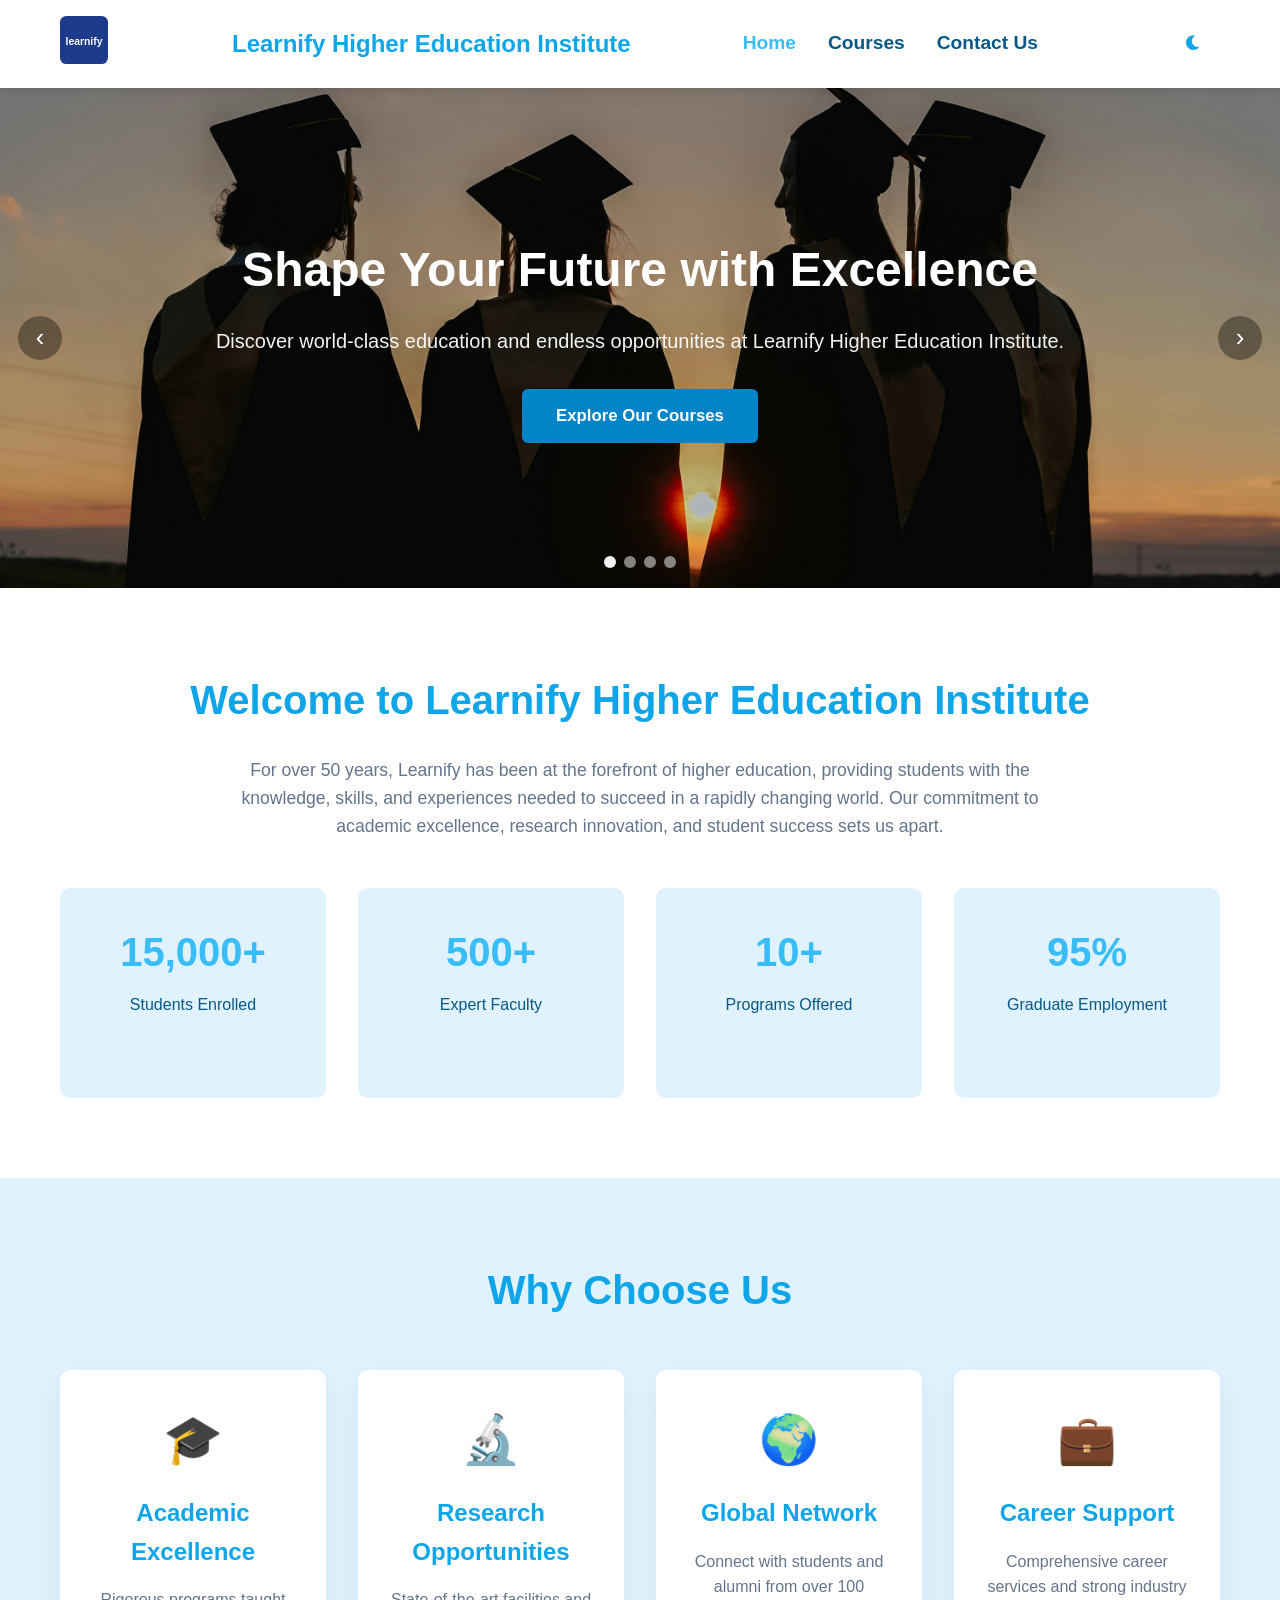
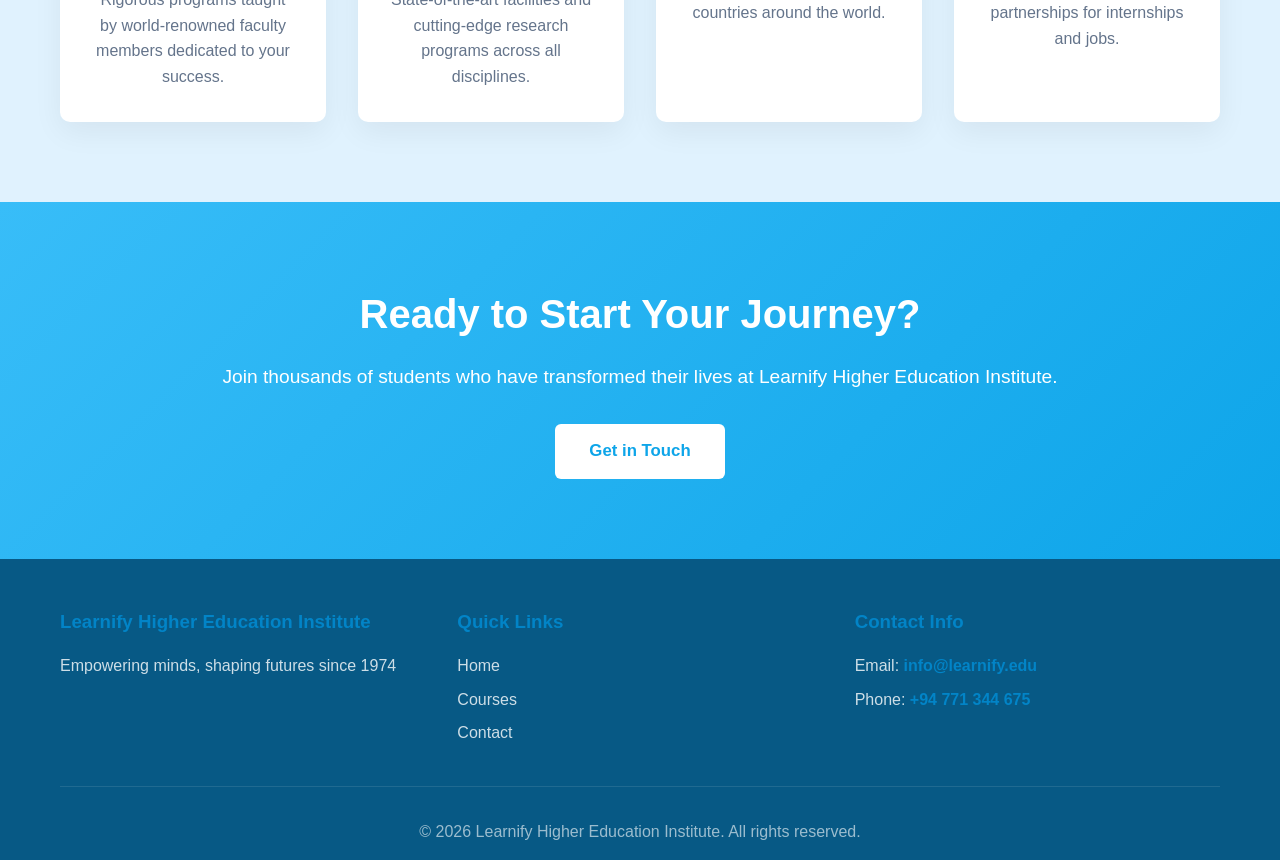
<file: index.html>
<!DOCTYPE html>
<html lang="en">
<head>
    <meta charset="UTF-8">
    <meta name="viewport" content="width=device-width, initial-scale=1.0">
    <meta name="description" content="Learnify Higher Education Institute — courses, admissions, and contact information.">
    <title>Learnify Higher Education Institute - Home</title>
    <link rel="stylesheet" href="styles.css">
    <link rel="stylesheet" href="https://cdnjs.cloudflare.com/ajax/libs/font-awesome/6.0.0/css/all.min.css">
</head>
<body>
    <header>
        <nav class="navbar">
            <div class="container">
                <div class="logo">
                    <a href="index.html" class="logo-link" aria-label="Learnify Higher Education Institute">
                        <img src="assets/logo.svg" alt="Learnify Higher Education Institute logo" class="site-logo">
                    </a>
                </div>
                <div class="brand-name">
                    <h1>Learnify Higher Education Institute</h1>
                </div>
                <button class="nav-toggle" id="navToggle">
                    <span></span>
                    <span></span>
                    <span></span>
                </button>
                <ul class="nav-menu" id="navMenu">
                    <li><a href="index.html" class="active">Home</a></li>
                    <li><a href="courses.html">Courses</a></li>
                    <li><a href="contact.html">Contact Us</a></li>
                </ul>
                <div class="nav-actions">
                    <button id="themeToggle" class="theme-toggle" aria-pressed="false" aria-label="Toggle dark mode"><i class="fa-solid fa-moon"></i></button>
                </div>
            </div>
        </nav>
    </header>

    <main>
        <!-- Hero Section (slideshow) -->
        <section class="hero">
            <div class="hero-slider" id="heroSlider">
                <div class="slide active" style="background-image: url('assets/p1.jpg')"></div>
                <div class="slide" style="background-image: url('assets/p2.jpg')"></div>
                <div class="slide" style="background-image: url('assets/p3.jpg')"></div>
                 <div class="slide" style="background-image: url('assets/p4.jpg')"></div>

                <button class="slider-control prev" id="sliderPrev" aria-label="Previous slide">‹</button>
                <button class="slider-control next" id="sliderNext" aria-label="Next slide">›</button>

                <div class="slider-indicators" id="sliderIndicators">
                    <button class="indicator active" data-index="0" aria-label="Go to slide 1"></button>
                    <button class="indicator" data-index="1" aria-label="Go to slide 2"></button>
                    <button class="indicator" data-index="2" aria-label="Go to slide 3"></button>
                </div>
            </div>

            <div class="hero-content">
                <h2 style="color: rgb(256, 256, 256);">Shape Your Future with Excellence</h2>
                <p style="color: rgb(256, 256, 256);">Discover world-class education and endless opportunities at Learnify Higher Education Institute.</p>
                <a href="courses.html" class="btn btn-primary">Explore Our Courses</a>
            </div>
        </section>

        <!-- About Section -->
        <section class="about">
            <div class="container">
                <h2>Welcome to Learnify Higher Education Institute</h2>
                <p>For over 50 years, Learnify has been at the forefront of higher education, providing students with the knowledge, skills, and experiences needed to succeed in a rapidly changing world. Our commitment to academic excellence, research innovation, and student success sets us apart.</p>
                <div class="stats">
                    <div class="stat-item">
                        <h3>15,000+</h3>
                        <p>Students Enrolled</p>
                    </div>
                    <div class="stat-item">
                        <h3>500+</h3>
                        <p>Expert Faculty</p>
                    </div>
                    <div class="stat-item">
                        <h3>10+</h3>
                        <p>Programs Offered</p>
                    </div>
                    <div class="stat-item">
                        <h3>95%</h3>
                        <p>Graduate Employment</p>
                    </div>
                </div>
            </div>
        </section>

        <!-- Features Section -->
        <section class="features">
            <div class="container">
                <h2>Why Choose Us</h2>
                <div class="feature-grid">
                    <div class="feature-card">
                        <div class="feature-icon">🎓</div>
                        <h3>Academic Excellence</h3>
                        <p>Rigorous programs taught by world-renowned faculty members dedicated to your success.</p>
                    </div>
                    <div class="feature-card">
                        <div class="feature-icon">🔬</div>
                        <h3>Research Opportunities</h3>
                        <p>State-of-the-art facilities and cutting-edge research programs across all disciplines.</p>
                    </div>
                    <div class="feature-card">
                        <div class="feature-icon">🌍</div>
                        <h3>Global Network</h3>
                        <p>Connect with students and alumni from over 100 countries around the world.</p>
                    </div>
                    <div class="feature-card">
                        <div class="feature-icon">💼</div>
                        <h3>Career Support</h3>
                        <p>Comprehensive career services and strong industry partnerships for internships and jobs.</p>
                    </div>
                </div>
            </div>
        </section>

        <!-- CTA Section -->
        <section class="cta">
            <div class="container">
                <h2>Ready to Start Your Journey?</h2>
                <p>Join thousands of students who have transformed their lives at Learnify Higher Education Institute.</p>
                <a href="contact.html" class="btn btn-secondary">Get in Touch</a>
            </div>
        </section>
    </main>

    <footer>
        <div class="container">
            <div class="footer-content">
                <div class="footer-section">
                    <h3>Learnify Higher Education Institute</h3>
                        <p>Empowering minds, shaping futures since 1974</p>
                </div>
                <div class="footer-section">
                    <h3>Quick Links</h3>
                    <ul>
                        <li><a href="index.html">Home</a></li>
                        <li><a href="courses.html">Courses</a></li>
                        <li><a href="contact.html">Contact</a></li>
                    </ul>
                </div>
                <div class="footer-section">
                    <h3>Contact Info</h3>
                        <p>Email: <a href="mailto:info@leanify.edu">info@learnify.edu</a></p>
                        <p>Phone: <a href="tel:+15559876543">+94 771 344 675</a></p>
                </div>
            </div>
            <div class="footer-bottom">
                    <p>&copy; 2026 Learnify Higher Education Institute. All rights reserved.</p>
            </div>
        </div>
    </footer>

    <script src="courses-data.js"></script>
    <script type="module" src="script.js"></script>
</body>
</html>
</file>
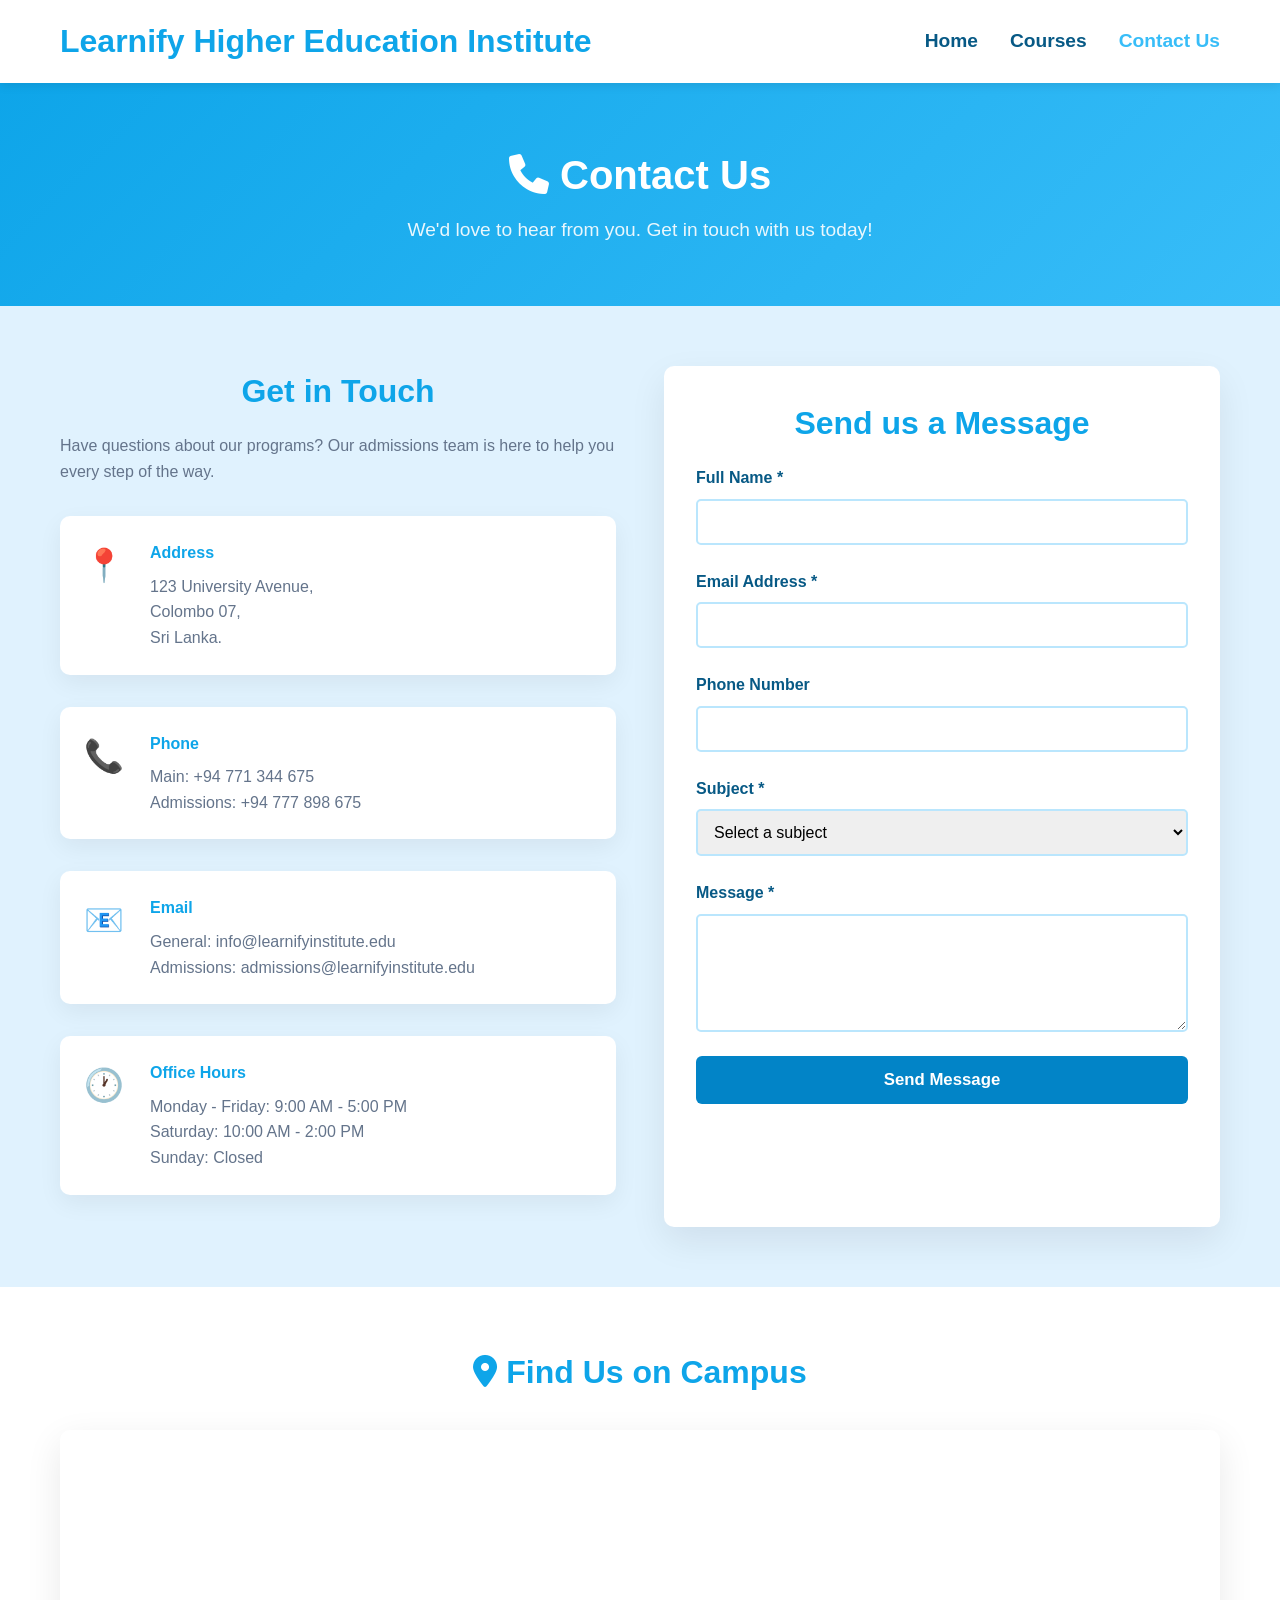
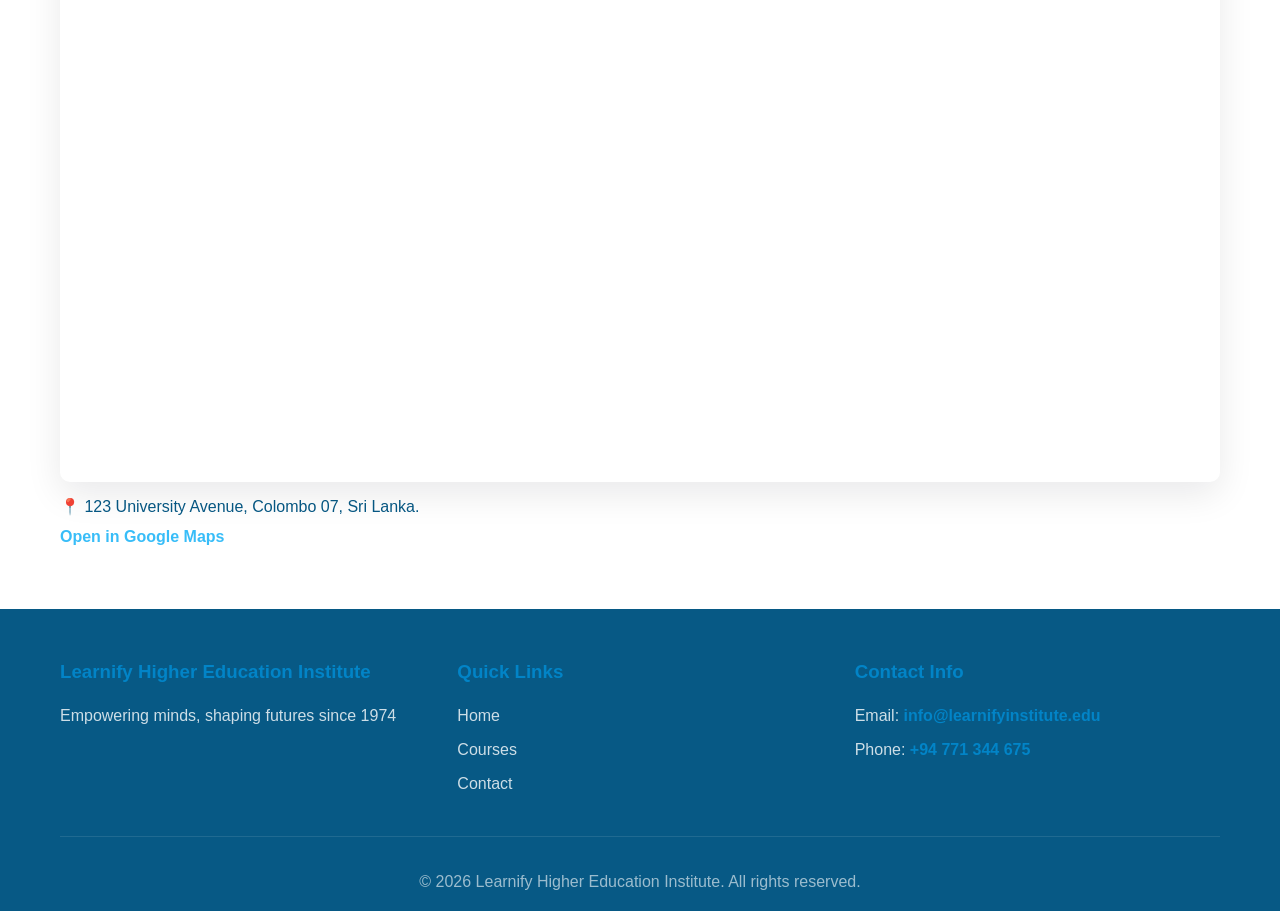
<file: contact.html>
<!DOCTYPE html>
<html lang="en">
<head>
    <meta charset="UTF-8">
    <meta name="viewport" content="width=device-width, initial-scale=1.0">
    <meta name="description" content="Contact Learnify Higher Education Institute — admissions, campus location, and enquiries.">
    <title>Learnify Higher Education Institute - Contact Us</title>
    <link rel="stylesheet" href="styles.css">
    <link rel="stylesheet" href="https://cdnjs.cloudflare.com/ajax/libs/font-awesome/6.0.0/css/all.min.css">
</head>
<body>
    <header>
        <nav class="navbar">
            <div class="container">
                <div class="logo">
                    <h1>Learnify Higher Education Institute</h1>
                </div>
                <button class="nav-toggle" id="navToggle">
                    <span></span>
                    <span></span>
                    <span></span>
                </button>
                <ul class="nav-menu" id="navMenu">
                    <li><a href="index.html">Home</a></li>
                    <li><a href="courses.html">Courses</a></li>
                    <li><a href="contact.html" class="active">Contact Us</a></li>
                </ul>
            </div>
        </nav>
    </header>

    <main>
        <!-- Page Header -->
        <section class="page-header">
            <div class="container">
                <h2><i class="fa-solid fa-phone"></i> Contact Us</h2>
                <p>We'd love to hear from you. Get in touch with us today!</p>
            </div>
        </section>

        <!-- Contact Section -->
        <section class="contact-section">
            <div class="container">
                <div class="contact-wrapper">
                    <!-- Contact Info -->
                    <div class="contact-info">
                        <h3 style="text-align: center;">Get in Touch</h3>
                        <p>Have questions about our programs? Our admissions team is here to help you every step of the way.</p>
                        
                        <div class="info-item">
                            <div class="info-icon">📍</div>
                            <div>
                                <h4>Address</h4>
                                <p>123 University Avenue,<br>Colombo 07,<br>Sri Lanka.</p>
                            </div>
                        </div>

                        <div class="info-item">
                            <div class="info-icon">📞</div>
                            <div>
                                <h4>Phone</h4>
                                <p>Main: +94 771 344 675<br>Admissions: +94 777 898 675</p>
                            </div>
                        </div>

                        <div class="info-item">
                            <div class="info-icon">📧</div>
                            <div>
                                <h4>Email</h4>
                                <p>General: info@learnifyinstitute.edu<br>Admissions: admissions@learnifyinstitute.edu</p>
                            </div>
                        </div>

                        <div class="info-item">
                            <div class="info-icon">🕐</div>
                            <div>
                                <h4>Office Hours</h4>
                                <p>Monday - Friday: 9:00 AM - 5:00 PM<br>Saturday: 10:00 AM - 2:00 PM<br>Sunday: Closed</p>
                            </div>
                        </div>
                    </div>

                    <!-- Contact Form -->
                    <div class="contact-form-container">
                        <h3 style="text-align: center;">Send us a Message</h3>
                        <form id="contactForm" class="contact-form">
                            <div class="form-group">
                                <label for="name">Full Name *</label>
                                <input type="text" id="name" name="name" required>
                            </div>

                            <div class="form-group">
                                <label for="email">Email Address *</label>
                                <input type="email" id="email" name="email" required>
                            </div>

                            <div class="form-group">
                                <label for="phone">Phone Number</label>
                                <input type="tel" id="phone" name="phone">
                            </div>

                            <div class="form-group">
                                <label for="subject">Subject *</label>
                                <select id="subject" name="subject" required>
                                    <option value="">Select a subject</option>
                                    <option value="admissions">Admissions Inquiry</option>
                                    <option value="courses">Course Information</option>
                                    <option value="financial">Financial Aid</option>
                                    <option value="campus">Campus Visit</option>
                                    <option value="other">Other</option>
                                </select>
                            </div>

                            <div class="form-group">
                                <label for="message">Message *</label>
                                <textarea id="message" name="message" rows="5" required></textarea>
                            </div>

                            <button type="submit" class="btn btn-primary">Send Message</button>
                        </form>
                        <div id="formMessage" class="form-message"></div>
                    </div>
                </div>
            </div>
        </section>

        <!-- Map Section -->
        <section class="map-section">
            <div class="container">
                <h3><i class="fa-solid fa-location-dot"></i> Find Us on Campus</h3>
                <div class="map-responsive">
                    <iframe
                        title="Leanify campus location"
                        src="https://www.google.com/maps?q=123+University+Avenue+Colombo+07+Sri+Lanka&output=embed"
                        width="600" height="450" style="border:0;" loading="lazy" referrerpolicy="no-referrer-when-downgrade"></iframe>
                </div>
                <p class="map-address">📍 123 University Avenue, Colombo 07, Sri Lanka.</p>
                <p class="map-link"><a href="https://www.google.com/maps/search/?api=1&query=6.9010,79.8611" target="_blank" rel="noopener">Open in Google Maps</a></p>
            </div>
        </section>
    </main>

    <footer>
        <div class="container">
            <div class="footer-content">
                <div class="footer-section">
                    <h3>Learnify Higher Education Institute</h3>
                    <p>Empowering minds, shaping futures since 1974</p>
                </div>
                <div class="footer-section">
                    <h3>Quick Links</h3>
                    <ul>
                        <li><a href="index.html">Home</a></li>
                        <li><a href="courses.html">Courses</a></li>
                        <li><a href="contact.html">Contact</a></li>
                    </ul>
                </div>
                <div class="footer-section">
                    <h3>Contact Info</h3>
                    <p>Email: <a href="mailto:info@leanifyinstitute.edu">info@learnifyinstitute.edu</a></p>
                    <p>Phone: <a href="tel:+94771344675">+94 771 344 675</a></p>
                </div>
            </div>
            <div class="footer-bottom">
                <p>&copy; 2026 Learnify Higher Education Institute. All rights reserved.</p>
            </div>
        </div>
    </footer>

    <script type="module" src="script.js"></script>
</body>
</html>
</file>
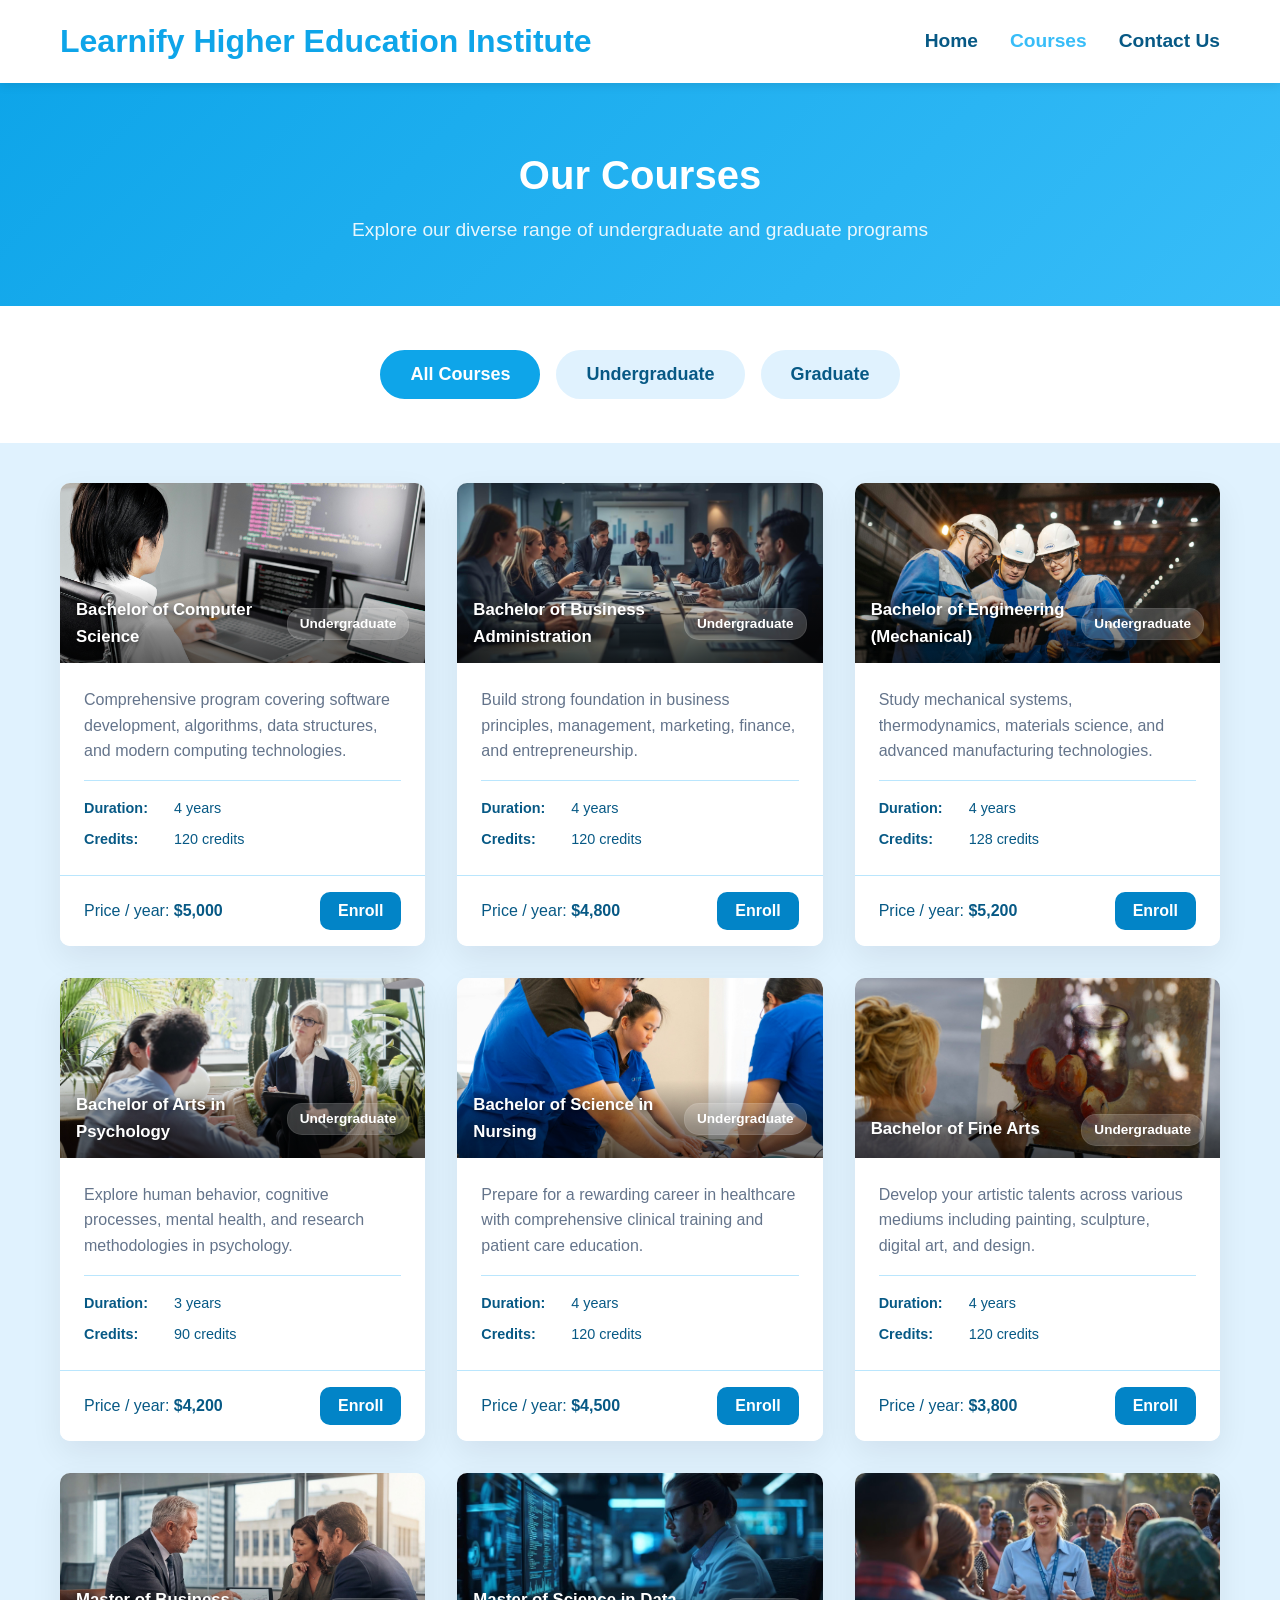
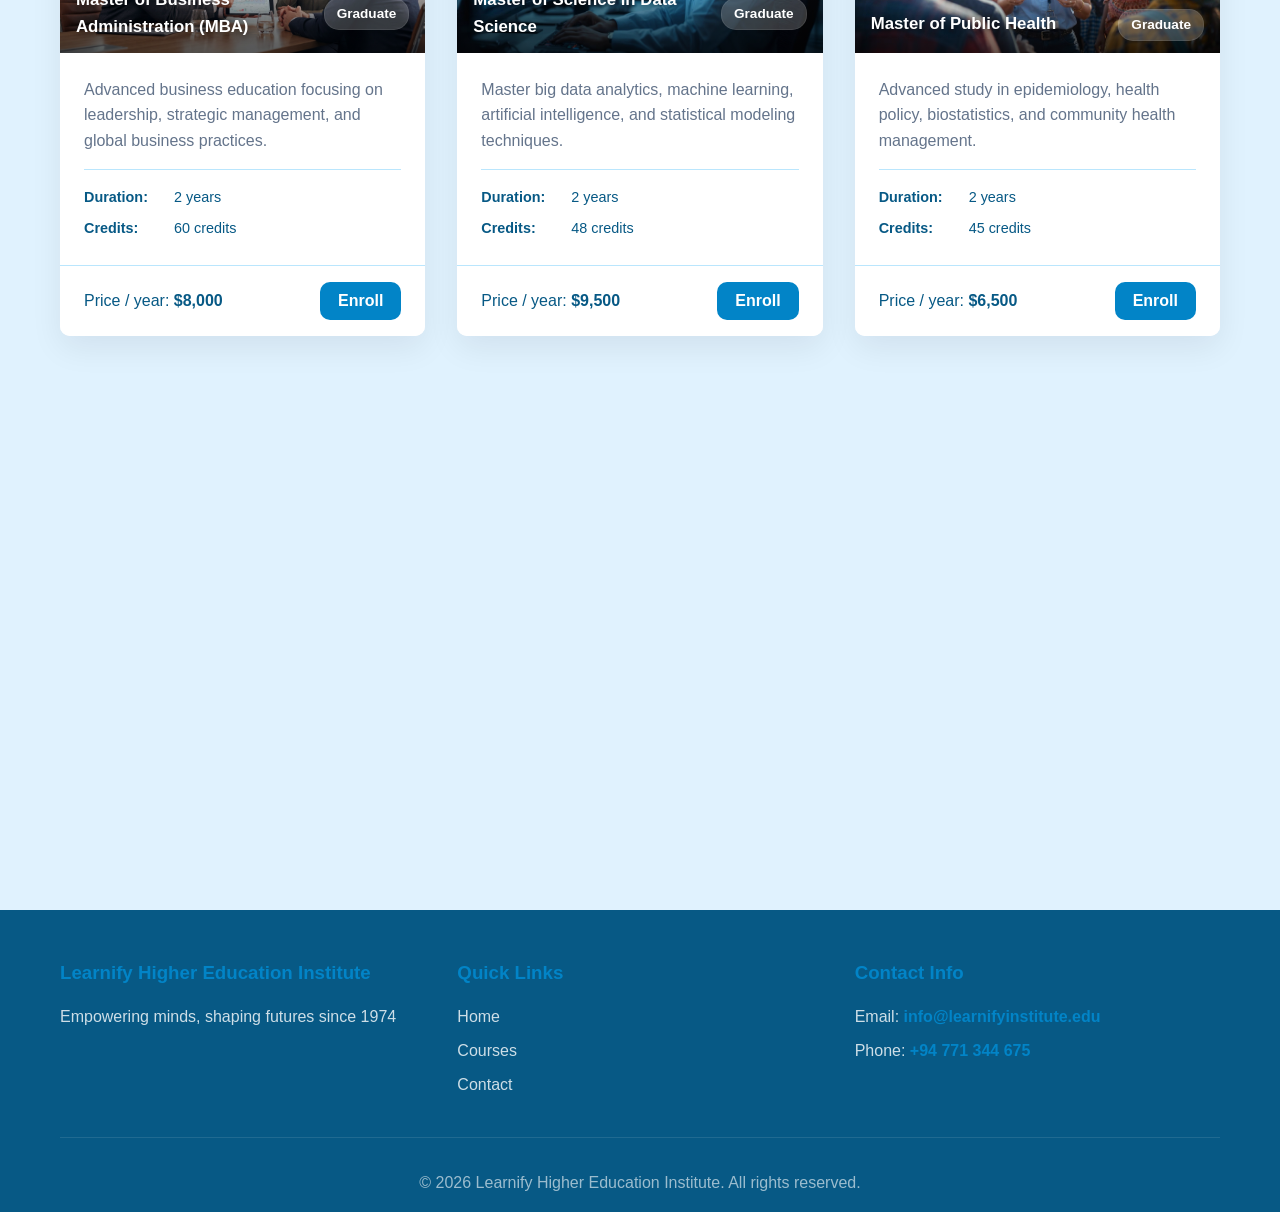
<file: courses.html>
<!DOCTYPE html>
<html lang="en">
<head>
    <meta charset="UTF-8">
    <meta name="viewport" content="width=device-width, initial-scale=1.0">
    <title>Learnify Higher Education Institute - Courses</title>
    <link rel="stylesheet" href="styles.css">
</head>
<body>
    <header>
        <nav class="navbar">
            <div class="container">
                <div class="logo">
                    <h1>Learnify Higher Education Institute</h1>
                </div>
                <button class="nav-toggle" id="navToggle">
                    <span></span>
                    <span></span>
                    <span></span>
                </button>
                <ul class="nav-menu" id="navMenu">
                    <li><a href="index.html">Home</a></li>
                    <li><a href="courses.html" class="active">Courses</a></li>
                    <li><a href="contact.html">Contact Us</a></li>
                </ul>
            </div>
        </nav>
    </header>

    <main>
        <!-- Page Header -->
        <section class="page-header">
            <div class="container">
                <h2>Our Courses</h2>
                <p>Explore our diverse range of undergraduate and graduate programs</p>
            </div>
        </section>

        <!-- Course Filter -->
        <section class="course-filter">
            <div class="container">
                <div class="filter-buttons">
                    <button class="filter-btn active" data-category="all">All Courses</button>
                    <button class="filter-btn" data-category="undergraduate">Undergraduate</button>
                    <button class="filter-btn" data-category="graduate">Graduate</button>
                </div>
            </div>
        </section>

        <!-- Courses Section -->
        <section class="courses">
            <div class="container">
                <div class="courses-grid" id="coursesGrid">
                    <!-- Courses will be loaded dynamically from JSON -->
                </div>
            </div>
        </section>
    </main>

    <footer>
        <div class="container">
            <div class="footer-content">
                <div class="footer-section">
                    <h3>Learnify Higher Education Institute</h3>
                    <p>Empowering minds, shaping futures since 1974</p>
                </div>
                <div class="footer-section">
                    <h3>Quick Links</h3>
                    <ul>
                        <li><a href="index.html">Home</a></li>
                        <li><a href="courses.html">Courses</a></li>
                        <li><a href="contact.html">Contact</a></li>
                    </ul>
                </div>
                <div class="footer-section">
                    <h3>Contact Info</h3>
                    <p>Email: <a href="mailto:info@leanifyinstitute.edu">info@learnifyinstitute.edu</a></p>
                    <p>Phone: <a href="tel:+94771344675">+94 771 344 675</a></p>
                </div>
            </div>
            <div class="footer-bottom">
                <p>&copy; 2026 Learnify Higher Education Institute. All rights reserved.</p>
            </div>
        </div>
    </footer>

    <script src="courses-data.js"></script>
    <script type="module" src="script.js"></script>
</body>
</html>
</file>
<file: styles.css>
/* Reset and Base Styles */
* {
    margin: 0;
    padding: 0;
    box-sizing: border-box;
}

:root {
  --primary-color: #0ea5e9;
  --secondary-color: #38bdf8;
  --accent-color: #0284c7;
  --dark-color: #075985;
  --light-color: #e0f2fe;
  --white: #ffffff;
  --text-dark: #075985;
  --text-light: #64748b;
  --border-color: #bae6fd;
}

[data-theme="dark"] {
  --primary-color: #7dd3fc;
  --secondary-color: #38bdf8;
  --accent-color: #0ea5e9;
  --dark-color: #020617;
  --light-color: #082f49;
  --white: #020617;
  --text-dark: #e0f2fe;
  --text-light: #94a3b8;
  --border-color: #0284c7;
}

body {
    font-family: 'Segoe UI', Tahoma, Geneva, Verdana, sans-serif;
    line-height: 1.6;
    color: var(--text-dark);
    overflow-x: hidden;
    background-color: var(--light-color);
    transition: background-color 0.25s ease, color 0.25s ease;
}

.container {
    max-width: 1200px;
    margin: 0 auto;
    padding: 0 20px;
}

/* Header and Navigation */
header {
    background-color: var(--white);
    box-shadow: 0 2px 10px rgba(0, 0, 0, 0.1);
    position: sticky;
    top: 0;
    z-index: 1000;
}

.navbar {
    padding: 1rem 0;
}

.navbar .container {
    display: flex;
    justify-content: space-between;
    align-items: center;
}

.logo h1 {
    color: var(--primary-color);
    font-size: 2rem;
}

.logo-link {
    display: inline-flex;
    align-items: center;
}

.site-logo {
    width: 48px;
    height: 48px;
    display: block;
}

.brand-name h1 {
    font-size: 1.5rem;
    color: var(--primary-color);
    margin-left: 0.75rem;
}

.nav-actions {
    margin-left: 1rem;
    display: flex;
    align-items: center;
}

.theme-toggle {
    background: transparent;
    border: 2px solid transparent;
    padding: 10px 12px;
    border-radius: 10px;
    cursor: pointer;
    font-size: 2.4rem;
    line-height: 1;
    display: inline-flex;
    align-items: center;
    justify-content: center;
    width: 54px;
    height: 54px;
    transition: background-color 0.2s ease, transform 0.15s ease;
}

.theme-toggle:hover {
    transform: translateY(-2px);
}

/* Theme toggle icon colors: ensure good contrast in both themes */
.theme-toggle i {
    font-size: 1.05rem;
    color: var(--primary-color);
}

[data-theme="dark"] .theme-toggle i {
    /* in dark theme, use a light color for visibility */
    color: var(--text-dark);
}

.nav-menu {
    display: flex;
    list-style: none;
    gap: 2rem;
}

.nav-menu a {
    text-decoration: none;
    color: var(--text-dark);
    font-size: 1.2rem;
    font-weight: 550;
    transition: color 0.3s ease;
}

.nav-menu a:hover,
.nav-menu a.active {
    color: var(--secondary-color);
}

.nav-toggle {
    display: none;
    flex-direction: column;
    background: none;
    border: none;
    cursor: pointer;
    padding: 0;
}

.nav-toggle span {
    width: 25px;
    height: 3px;
    background-color: var(--primary-color);
    margin: 3px 0;
    transition: 0.3s;
}

/* Hero Section */
.hero {
    color: var(--white);
    padding: 100px 20px;
    text-align: center;
    min-height: 500px;
    display: flex;
    align-items: center;
    justify-content: center;
    position: relative;
    overflow: hidden;
}

/* Hero slider */
.hero-slider {
    position: absolute;
    inset: 0;
    z-index: 0;
}
.hero .hero-content {
    position: relative;
    z-index: 2;
    max-width: 1000px;
}
.hero-slider .slide {
    position: absolute;
    inset: 0;
    background-size: cover;
    background-position: center;
    opacity: 0;
    transition: opacity 0.8s ease;
}
.hero-slider .slide.active {
    opacity: 1;
}
.slider-control {
    position: absolute;
    top: 50%;
    transform: translateY(-50%);
    background: rgba(0,0,0,0.35);
    color: #fff;
    border: none;
    width: 44px;
    height: 44px;
    border-radius: 50%;
    display: flex;
    align-items: center;
    justify-content: center;
    cursor: pointer;
    z-index: 3;
    font-size: 1.6rem;
}
.slider-control:hover { background: rgba(0,0,0,0.5); }
.slider-control.prev { left: 18px; }
.slider-control.next { right: 18px; }
.slider-indicators {
    position: absolute;
    bottom: 20px;
    left: 50%;
    transform: translateX(-50%);
    display: flex;
    gap: 8px;
    z-index: 3;
}
.slider-indicators .indicator {
    width: 12px;
    height: 12px;
    border-radius: 50%;
    background: rgba(255,255,255,0.5);
    border: none;
    cursor: pointer;
}
.slider-indicators .indicator.active { background: rgba(255,255,255,0.95); }

.hero-content h2 {
    font-size: 3rem;
    margin-bottom: 1rem;
    font-weight: 700;
}

.hero-content p {
    font-size: 1.25rem;
    margin-bottom: 2rem;
    opacity: 0.95;
}

/* Buttons */
.btn {
    display: inline-block;
    padding: 14px 34px;
    text-decoration: none;
    border-radius: 6px;
    font-weight: 700;
    transition: all 0.3s ease;
    border: none;
    cursor: pointer;
    font-size: 1.05rem;
}

.btn-primary {
    background-color: var(--accent-color);
    color: var(--white);
}

.btn-primary:hover {
    background-color: #d97706;
    transform: translateY(-2px);
    box-shadow: 0 5px 15px rgba(245, 158, 11, 0.3);
}

.btn-secondary {
    background-color: var(--white);
    color: var(--primary-color);
}

.btn-secondary:hover {
    background-color: var(--light-color);
    transform: translateY(-2px);
}

/* About Section */
.about {
    padding: 80px 20px;
    background-color: var(--white);
}

.about h2 {
    text-align: center;
    font-size: 2.5rem;
    color: var(--primary-color);
    margin-bottom: 1.5rem;
}

.about p {
    text-align: center;
    font-size: 1.1rem;
    color: var(--text-light);
    max-width: 800px;
    margin: 0 auto 3rem;
}

.stats {
    display: grid;
    grid-template-columns: repeat(auto-fit, minmax(200px, 1fr));
    gap: 2rem;
    margin-top: 3rem;
}

.stat-item {
    text-align: center;
    padding: 2rem;
    background-color: var(--light-color);
    border-radius: 10px;
    transition: transform 0.3s ease;
}

.stat-item:hover {
    transform: translateY(-5px);
}

.stat-item h3 {
    font-size: 2.5rem;
    color: var(--secondary-color);
    margin-bottom: 0.5rem;
}

.stat-item p {
    color: var(--text-dark);
    font-size: 1rem;
}

/* Features Section */
.features {
    padding: 80px 20px;
    background-color: var(--light-color);
}

.features h2 {
    text-align: center;
    font-size: 2.5rem;
    color: var(--primary-color);
    margin-bottom: 3rem;
}

.feature-grid {
    display: grid;
    grid-template-columns: repeat(auto-fit, minmax(250px, 1fr));
    gap: 2rem;
}

.feature-card {
    background-color: var(--white);
    padding: 2rem;
    border-radius: 10px;
    text-align: center;
    box-shadow: 0 10px 30px rgba(2,6,23,0.06);
    transition: transform 0.3s ease, box-shadow 0.3s ease;
}

.feature-card:hover {
    transform: translateY(-6px);
    box-shadow: 0 18px 40px rgba(2,6,23,0.18);
}

.feature-icon {
    font-size: 3rem;
    margin-bottom: 1rem;
}

.feature-card h3 {
    color: var(--primary-color);
    margin-bottom: 1rem;
    font-size: 1.5rem;
}

.feature-card p {
    color: var(--text-light);
}

/* CTA Section */
.cta {
    background: linear-gradient(135deg, var(--secondary-color) 0%, var(--primary-color) 100%);
    color: var(--white);
    padding: 80px 20px;
    text-align: center;
}

.cta h2 {
    font-size: 2.5rem;
    margin-bottom: 1rem;
}

.cta p {
    font-size: 1.2rem;
    margin-bottom: 2rem;
}

/* Page Header */
.page-header {
    background: linear-gradient(135deg, var(--primary-color) 0%, var(--secondary-color) 100%);
    color: var(--white);
    padding: 60px 20px;
    text-align: center;
}

.page-header h2 {
    font-size: 2.5rem;
    margin-bottom: 0.5rem;
}

.page-header p {
    font-size: 1.2rem;
    opacity: 0.9;
}

/* Course Filter */
.course-filter {
    padding: 2rem 20px;
    background-color: var(--white);
}

.filter-buttons {
    display: flex;
    justify-content: center;
    gap: 1rem;
    flex-wrap: wrap;
    font-size: 1rem; 
    padding: 12px 28px;
}

.filter-btn {
    padding: 12px 28px;
    background-color: var(--light-color);
    border: 2px solid transparent;
    border-radius: 28px;
    color: var(--text-dark);
    font-weight: 700;
    cursor: pointer;
    transition: all 0.3s ease;
    font-size: 1.125rem;
}

.filter-btn:hover,
.filter-btn.active {
    background-color: var(--primary-color);
    color: var(--white);
    border-color: var(--primary-color);
}

/* Courses Section */
.courses {
    padding: 40px 20px 80px;
    background-color: var(--light-color);
}

.courses-grid {
    display: grid;
    grid-template-columns: repeat(auto-fill, minmax(300px, 1fr));
    gap: 2rem;
}

.course-card {
    background-color: var(--white);
    border-radius: 10px;
    overflow: hidden;
    box-shadow: 0 12px 32px rgba(2,6,23,0.07);
    transition: transform 0.3s ease, box-shadow 0.3s ease;
}

.course-card:hover {
    transform: translateY(-8px);
    box-shadow: 0 22px 48px rgba(2,6,23,0.20);
}

.course-card.hidden {
    display: none;
}

/* Course media (image) */
.course-media img {
    width: 100%;
    height: 180px;
    object-fit: cover;
    display: block;
}

/* Overlay on top of course image */
.course-media {
    position: relative;
}

.course-media-overlay {
    position: absolute;
    left: 0;
    right: 0;
    bottom: 0;
    display: flex;
    justify-content: space-between;
    align-items: center;
    padding: 12px 16px;
    background: linear-gradient(180deg, rgba(0,0,0,0) 0%, rgba(0,0,0,0.45) 60%, rgba(0,0,0,0.6) 100%);
    color: #fff;
}

.media-title {
    font-size: 1.05rem;
    font-weight: 700;
    margin: 0;
    color: #fff;
    text-shadow: 0 2px 6px rgba(0,0,0,0.5);
}

.course-type {
    display: inline-block;
    background-color: rgba(255,255,255,0.12);
    color: #fff;
    padding: 6px 10px;
    border-radius: 999px;
    font-size: 0.8rem;
    font-weight: 700;
    border: 1px solid rgba(255,255,255,0.08);
}

@media (max-width: 768px) {
    .course-media img {
        height: 160px;
    }
}

@media (max-width: 480px) {
    .course-media img {
        height: 140px;
    }
}

.course-header {
    background: linear-gradient(135deg, var(--secondary-color) 0%, var(--primary-color) 100%);
    color: var(--white);
    padding: 2rem;
    min-height: 120px;
}

.course-header h3 {
    font-size: 1.5rem;
    margin-bottom: 0.5rem;
}

.course-type {
    display: inline-block;
    background-color: rgba(255, 255, 255, 0.2);
    padding: 4px 12px;
    border-radius: 15px;
    font-size: 0.85rem;
    font-weight: 600;
}

.course-body {
    padding: 1.5rem;
}

.course-body p {
    color: var(--text-light);
    margin-bottom: 1rem;
}

/* Course footer: price and enroll button */
.course-footer {
    display: flex;
    align-items: center;
    justify-content: space-between;
    padding: 1rem 1.5rem;
    border-top: 1px solid var(--border-color);
    background-color: var(--white);
}
.course-footer .price {
    color: var(--text-dark);
    font-size: 1rem;
}
.enroll-btn {
    background-color: var(--accent-color);
    color: var(--white);
    padding: 10px 18px;
    border-radius: 10px;
    border: none;
    cursor: pointer;
    font-weight: 800;
    font-size: 1rem;
}
.enroll-btn:hover {
    transform: translateY(-2px);
}

.course-info {
    display: flex;
    flex-direction: column;
    gap: 0.5rem;
    margin-top: 1rem;
    padding-top: 1rem;
    border-top: 1px solid var(--border-color);
}

.info-row {
    display: flex;
    align-items: center;
    font-size: 0.9rem;
    color: var(--text-dark);
}

.info-row strong {
    min-width: 90px;
}

/* Contact Section */
.contact-section {
    padding: 60px 20px;
    background-color: var(--light-color);
}

.contact-wrapper {
    display: grid;
    grid-template-columns: 1fr 1fr;
    gap: 3rem;
    max-width: 1200px;
    margin: 0 auto;
}

.contact-info h3,
.contact-form-container h3 {
    color: var(--primary-color);
    font-size: 2rem;
    margin-bottom: 1rem;
}

.contact-info p {
    color: var(--text-light);
    margin-bottom: 2rem;
}

.info-item {
    display: flex;
    gap: 1rem;
    margin-bottom: 2rem;
    padding: 1.5rem;
    background-color: var(--white);
    border-radius: 10px;
    box-shadow: 0 8px 24px rgba(2,6,23,0.06);
}

.info-icon {
    font-size: 2rem;
    min-width: 50px;
}

.info-item h4 {
    color: var(--primary-color);
    margin-bottom: 0.5rem;
}

.info-item p {
    color: var(--text-light);
    margin: 0;
}

.contact-form-container {
    background-color: var(--white);
    padding: 2rem;
    border-radius: 10px;
    box-shadow: 0 14px 36px rgba(2,6,23,0.08);
}

.contact-form {
    display: flex;
    flex-direction: column;
    gap: 1.5rem;
}

.form-group {
    display: flex;
    flex-direction: column;
}

.form-group label {
    margin-bottom: 0.5rem;
    color: var(--text-dark);
    font-weight: 600;
}

.form-group input,
.form-group select,
.form-group textarea {
    padding: 12px;
    border: 2px solid var(--border-color);
    border-radius: 5px;
    font-size: 1rem;
    font-family: inherit;
    transition: border-color 0.3s ease;
}

.form-group input:focus,
.form-group select:focus,
.form-group textarea:focus {
    outline: none;
    border-color: var(--secondary-color);
}

.form-message {
    margin-top: 1rem;
    padding: 1rem;
    border-radius: 5px;
    display: none;
}

.form-message.success {
    background-color: #d1fae5;
    color: #065f46;
    display: block;
}

.form-message.error {
    background-color: #fee2e2;
    color: #991b1b;
    display: block;
}

/* Map Section */
.map-section {
    padding: 60px 20px;
    background-color: var(--white);
}

.map-section h3 {
    text-align: center;
    color: var(--primary-color);
    font-size: 2rem;
    margin-bottom: 2rem;
}

.map-placeholder {
    background-color: var(--light-color);
    padding: 80px 20px;
    text-align: center;
    border-radius: 10px;
    border: 2px dashed var(--border-color);
}

.map-placeholder p {
    font-size: 1.1rem;
    color: var(--text-light);
    margin: 0.5rem 0;
}

/* Responsive embedded map */
.map-responsive {
    position: relative;
    width: 100%;
    padding-bottom: 56.25%; /* 16:9 ratio */
    height: 0;
    overflow: hidden;
    border-radius: 10px;
    box-shadow: 0 12px 36px rgba(2,6,23,0.09);
    margin-bottom: 0.75rem;
}
.map-responsive iframe {
    position: absolute;
    top: 0;
    left: 0;
    width: 100%;
    height: 100%;
    border: 0;
}

.map-address {
    margin: 0.5rem 0 0.25rem;
    color: var(--text-dark);
}
.map-link a {
    color: var(--secondary-color);
    text-decoration: none;
    font-weight: 600;
}
.map-link a:hover {
    text-decoration: underline;
}

/* Footer */
footer {
    background-color: var(--dark-color);
    color: var(--white);
    padding: 3rem 20px 1rem;
}

.footer-content {
    display: grid;
    grid-template-columns: repeat(auto-fit, minmax(250px, 1fr));
    gap: 2rem;
    margin-bottom: 2rem;
}

.footer-section h3 {
    margin-bottom: 1rem;
    color: var(--accent-color);
}

.footer-section p {
    color: rgba(255, 255, 255, 0.8);
    margin-bottom: 0.5rem;
}

.footer-section ul {
    list-style: none;
}

.footer-section ul li {
    margin-bottom: 0.5rem;
}

.footer-section ul li a {
    color: rgba(255, 255, 255, 0.8);
    text-decoration: none;
    transition: color 0.3s ease;
}

.footer-section ul li a:hover {
    color: var(--accent-color);
}

/* Footer inline links (email, phone) - remove underline and ensure readable color */
.footer-section p a {
    color: rgba(255, 255, 255, 0.9);
    text-decoration: none;
    transition: color 0.2s ease;
}
.footer-section p a:hover {
    color: var(--accent-color);
}

/* Footer contact links: make email and phone stand out */
footer a[href^="mailto:"],
footer a[href^="tel:"] {
    color: var(--accent-color);
    font-weight: 700;
    text-decoration: none;
}
/* Keep visited/active/focus readable */
footer a[href^="mailto:"]:visited,
footer a[href^="tel:"]:visited,
footer a[href^="mailto:"]:active,
footer a[href^="tel:"]:active,
footer a[href^="mailto:"]:focus,
footer a[href^="tel:"]:focus {
    color: var(--accent-color);
}
/* Hover/focus/active show bright white to ensure contrast on dark backgrounds */
footer a[href^="mailto:"]:hover,
footer a[href^="tel:"]:hover,
footer a[href^="mailto:"]:focus,
footer a[href^="tel:"]:focus,
footer a[href^="mailto:"]:active,
footer a[href^="tel:"]:active {
    color: #ffffff;
    text-decoration: underline;
}

.footer-bottom {
    text-align: center;
    padding-top: 2rem;
    border-top: 1px solid rgba(255, 255, 255, 0.1);
}

.footer-bottom p {
    color: rgba(255, 255, 255, 0.6);
}

/* Responsive Design */
@media (max-width: 768px) {
    .nav-menu {
        position: fixed;
        left: -100%;
        top: 70px;
        flex-direction: column;
        background-color: var(--white);
        width: 100%;
        text-align: center;
        transition: 0.3s;
        box-shadow: 0 10px 27px rgba(0, 0, 0, 0.05);
        padding: 2rem 0;
        gap: 0;
    }

    .nav-menu li {
        margin: 1rem 0;
    }

    .nav-menu.active {
        left: 0;
    }

    .nav-toggle {
        display: flex;
    }

    .hero-content h2 {
        font-size: 2rem;
    }

    .hero-content p {
        font-size: 1rem;
    }

    .about h2,
    .features h2,
    .cta h2,
    .page-header h2 {
        font-size: 2rem;
    }

    .stats {
        grid-template-columns: repeat(2, 1fr);
    }

    .feature-grid {
        grid-template-columns: 1fr;
    }

    .courses-grid {
        grid-template-columns: 1fr;
    }

    .contact-wrapper {
        grid-template-columns: 1fr;
        gap: 2rem;
    }

    .footer-content {
        grid-template-columns: 1fr;
        text-align: center;
    }
}

@media (max-width: 480px) {
    .logo h1 {
        font-size: 1.2rem;
    }

    .hero {
        padding: 60px 20px;
        min-height: 400px;
    }

    .hero-content h2 {
        font-size: 1.5rem;
    }

    .stats {
        grid-template-columns: 1fr;
    }

    .stat-item h3 {
        font-size: 2rem;
    }

    .filter-buttons {
        flex-direction: column;
        font-size: 0.5rem; 
        padding: 10px 20px;
    }

    .filter-btn {
        width: 100%;
        font-size: 0.5rem; 
        padding: 10px 20px;
    }
}
</file>
